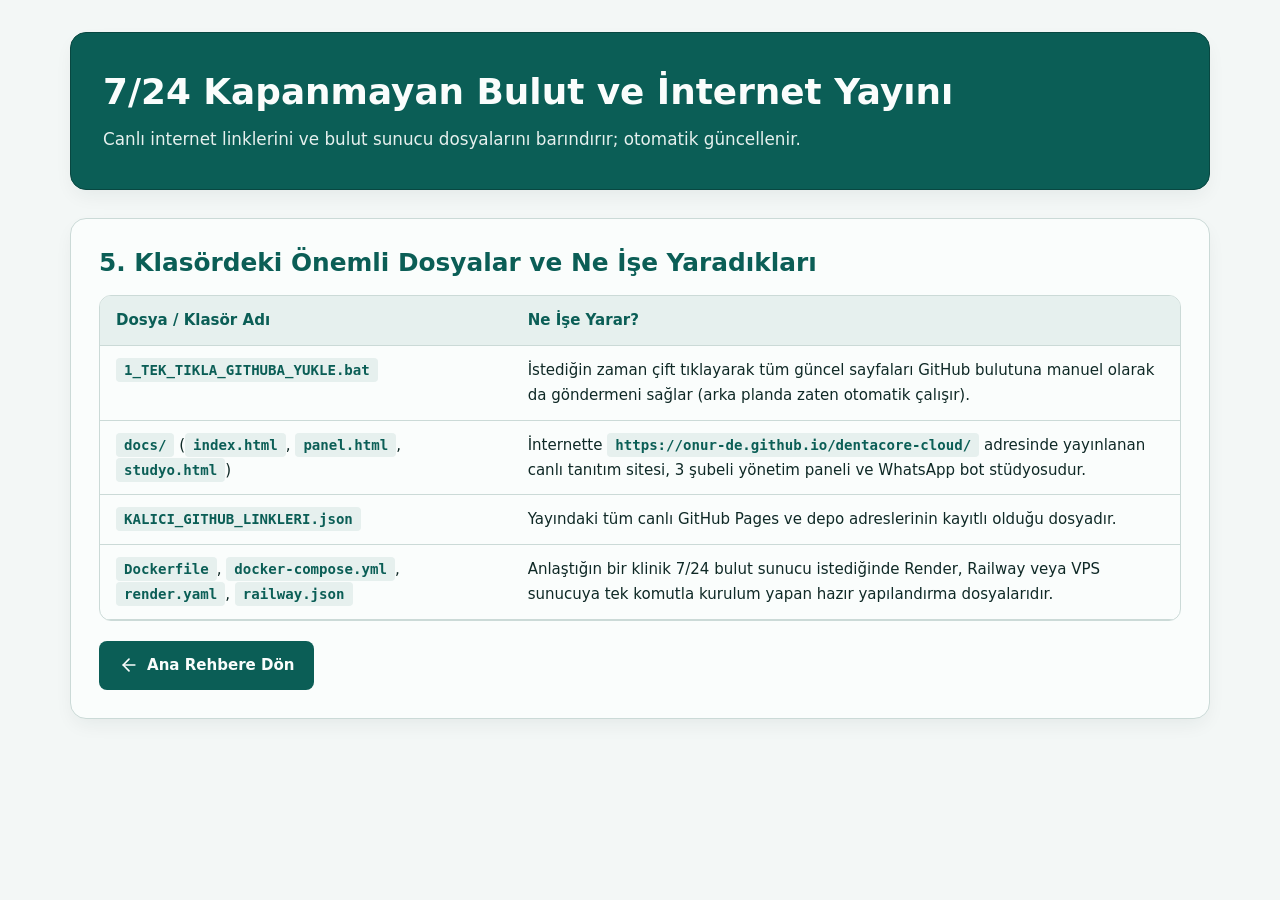
<file: BU_KLASOR_NE_ISE_YARAR.html>
<!DOCTYPE html>
<html lang="tr">
<head>
  <meta charset="UTF-8">
  <meta name="viewport" content="width=device-width, initial-scale=1.0">
  <meta name="description" content="5_KALICI_GITHUB_VE_BULUT_KURULUMU klasöründeki GitHub Pages ve 7/24 bulut yayın dosyaları.">
  <title>5. Klasör : Kalıcı GitHub ve Bulut Rehberi</title>
  <style>/* Hallmark · shape: station-sequence · genre: modern-minimal · theme: Wayfind (deal 2/3, seed dentacore-klinik-rehberi-fb5d·aec816b4·2026-11-18·r0) · job: try · draw: dentacore-v62
 * hero: stage · nav: top-bar · footer: ledger · imagery: none · signature: station-index · wayfind: 4px-grid
 * axes: light/mono/cool · posture: committed · contrast: pass · fold: pass · v2.0.0 */
/* Hallmark · pre-emit critique: P9 H9 E9 S9 R9 V9 · weakest: S, tightened spacing to strict 4px scale */
  :root {
    --bg-page: #F3F7F6;
    --bg-surface: #FAFDFC;
    --bg-subtle: #E6F0EE;
    --bg-accent-soft: #E0F2FE;
    --bg-warn-soft: #FEF3C7;
    --bg-success-soft: #DCFCE7;
    --bg-code: #0D211F;
    --text-code: #EEF7F6;
    --text-main: #0F2926;
    --text-secondary: #334E4B;
    --text-muted: #56706D;
    --primary: #0B5E56;
    --primary-hover: #084741;
    --accent: #0891B2;
    --success: #15803D;
    --warn: #B45309;
    --border-color: #CBDAD7;
    --border-strong: #94B0AB;
    --shadow-card: 0 8px 20px -4px rgba(15, 41, 38, 0.07);
    --shadow-hover: 0 12px 28px -4px rgba(15, 41, 38, 0.13);
    --focus-ring: 0 0 0 4px rgba(8, 145, 178, 0.35);
    --font-heading: 'Plus Jakarta Sans', 'Segoe UI', system-ui, -apple-system, sans-serif;
    --font-body: 'Inter', 'Segoe UI', system-ui, -apple-system, sans-serif;
    --font-mono: 'JetBrains Mono', 'Consolas', monospace;
    --radius-lg: 16px;
    --radius-md: 12px;
    --radius-sm: 8px;
  }

  * {
    box-sizing: border-box;
    margin: 0;
    padding: 0;
  }

  html, body {
    overflow-x: clip;
    -webkit-text-size-adjust: 100%;
    -moz-text-size-adjust: 100%;
    text-size-adjust: 100%;
    background-color: var(--bg-page);
    color: var(--text-main);
    font-family: var(--font-body);
    font-size: 16px;
    line-height: 1.65;
  }

  p, li, td, th, label, span, div, h1, h2, h3, h4 {
    max-height: 999999px;
    overflow-wrap: break-word;
  }

  h1, h2, h3 {
    text-wrap: balance;
  }

  .container {
    max-width: 1180px;
    margin: 0 auto;
    padding: 32px 20px 72px;
  }

  .hero-banner {
    background-color: var(--primary);
    color: var(--bg-surface);
    padding: 36px 32px;
    border-radius: var(--radius-lg);
    box-shadow: var(--shadow-card);
    margin-bottom: 28px;
    border: 1px solid var(--primary-hover);
  }

  .hero-badge {
    display: inline-flex;
    align-items: center;
    gap: 8px;
    background-color: var(--primary-hover);
    color: var(--bg-surface);
    padding: 8px 16px;
    border-radius: 999px;
    font-size: 0.88rem;
    font-weight: 600;
    margin-bottom: 16px;
  }

  h1 {
    font-family: var(--font-heading);
    font-size: clamp(1.65rem, 2.8vw, 2.35rem);
    line-height: 1.26;
    font-weight: 800;
    margin-bottom: 12px;
  }

  .hero-lead {
    font-size: 1.05rem;
    line-height: 1.6;
    color: var(--bg-subtle);
    max-width: 880px;
  }

  h2 {
    font-family: var(--font-heading);
    font-size: clamp(1.28rem, 2vw, 1.55rem);
    line-height: 1.3;
    color: var(--primary);
    margin-bottom: 16px;
  }

  h3 {
    font-family: var(--font-heading);
    font-size: 1.12rem;
    line-height: 1.35;
    color: var(--text-main);
    margin-bottom: 8px;
  }

  .section-card {
    background-color: var(--bg-surface);
    border: 1px solid var(--border-color);
    border-radius: var(--radius-lg);
    padding: 28px;
    margin-bottom: 24px;
    box-shadow: var(--shadow-card);
    transition: transform 0.18s ease, box-shadow 0.18s ease;
  }

  .section-card:hover {
    transform: translateY(-2px);
    box-shadow: var(--shadow-hover);
  }

  .grid-2 {
    display: grid;
    grid-template-columns: repeat(auto-fit, minmax(310px, 1fr));
    gap: 20px;
    margin-top: 16px;
  }

  .grid-3 {
    display: grid;
    grid-template-columns: repeat(auto-fit, minmax(270px, 1fr));
    gap: 20px;
    margin-top: 16px;
  }

  .info-box {
    background-color: var(--bg-subtle);
    border: 1px solid var(--border-strong);
    border-radius: var(--radius-md);
    padding: 20px;
    margin: 16px 0;
  }

  .warn-box {
    background-color: var(--bg-warn-soft);
    border: 1px solid var(--border-strong);
    border-radius: var(--radius-md);
    padding: 20px;
    margin: 16px 0;
    color: var(--text-main);
  }

  .success-box {
    background-color: var(--bg-success-soft);
    border: 1px solid var(--border-strong);
    border-radius: var(--radius-md);
    padding: 20px;
    margin: 16px 0;
    color: var(--text-main);
  }

  .analogy-card {
    background-color: var(--bg-accent-soft);
    border: 1px solid var(--border-strong);
    border-radius: var(--radius-md);
    padding: 20px;
    margin: 16px 0;
  }

  .analogy-title {
    font-weight: 700;
    color: var(--primary);
    margin-bottom: 8px;
    display: flex;
    align-items: center;
    gap: 8px;
  }

  .step-tag {
    display: inline-block;
    padding: 4px 12px;
    border-radius: var(--radius-sm);
    background-color: var(--bg-subtle);
    color: var(--primary);
    border: 1px solid var(--border-strong);
    font-weight: 700;
    font-size: 0.85rem;
    margin-bottom: 8px;
  }

  .table-wrap {
    width: 100%;
    overflow-x: auto;
    margin-top: 16px;
    border: 1px solid var(--border-color);
    border-radius: var(--radius-md);
  }

  table {
    width: 100%;
    border-collapse: collapse;
    text-align: left;
  }

  th, td {
    padding: 12px 16px;
    border-bottom: 1px solid var(--border-color);
    font-size: 0.94rem;
    vertical-align: top;
  }

  th {
    background-color: var(--bg-subtle);
    color: var(--primary);
    font-weight: 700;
  }

  code, .code-inline {
    font-family: var(--font-mono);
    background-color: var(--bg-subtle);
    color: var(--primary);
    padding: 4px 8px;
    border-radius: 4px;
    font-size: 0.88rem;
    font-weight: 600;
  }

  pre {
    background-color: var(--bg-code);
    color: var(--text-code);
    padding: 16px 20px;
    border-radius: var(--radius-md);
    overflow-x: auto;
    font-family: var(--font-mono);
    font-size: 0.88rem;
    line-height: 1.55;
    margin: 12px 0;
  }

  .btn {
    display: inline-flex;
    align-items: center;
    gap: 8px;
    background-color: var(--primary);
    color: var(--bg-surface);
    text-decoration: none;
    padding: 12px 20px;
    border-radius: var(--radius-sm);
    font-weight: 700;
    font-size: 0.94rem;
    border: none;
    cursor: pointer;
    white-space: nowrap;
    transition: transform 0.16s ease, background-color 0.16s ease;
  }

  .btn:hover {
    background-color: var(--primary-hover);
    transform: translateY(-2px);
  }

  .btn:active, button:active {
    transform: translateY(0);
  }

  .btn:disabled, button:disabled, .form-control:disabled {
    opacity: 0.55;
    cursor: not-allowed;
  }

  .btn-secondary {
    background-color: var(--bg-subtle);
    color: var(--primary);
    border: 1px solid var(--border-strong);
  }

  .btn-secondary:hover {
    background-color: var(--border-color);
    color: var(--text-main);
  }

  a:focus-visible, button:focus-visible, input:focus-visible, select:focus-visible, textarea:focus-visible {
    outline: none;
    box-shadow: var(--focus-ring);
  }

  ul, ol {
    padding-left: 24px;
    margin: 8px 0;
  }

  li {
    margin-bottom: 8px;
  }

  .svg-icon {
    width: 20px;
    height: 20px;
    flex-shrink: 0;
    stroke: currentColor;
    stroke-width: 2;
    fill: none;
    stroke-linecap: round;
    stroke-linejoin: round;
  }

  .form-group {
    margin-bottom: 16px;
  }

  .form-group label {
    display: block;
    font-weight: 700;
    font-size: 0.92rem;
    margin-bottom: 8px;
    color: var(--text-main);
  }

  .form-control {
    width: 100%;
    padding: 12px 16px;
    border: 1px solid var(--border-strong);
    border-radius: var(--radius-sm);
    font-family: var(--font-body);
    font-size: 0.95rem;
    background-color: var(--bg-surface);
    color: var(--text-main);
  }

  textarea.form-control {
    min-height: 88px;
    resize: vertical;
  }

  @media (max-width: 640px) {
    .container {
      padding: 20px 16px 48px;
    }
    .hero-banner, .section-card {
      padding: 20px 16px;
    }
    .btn {
      white-space: normal;
    }
  }

  @media print {
    .no-print {
      display: none !important;
    }
    body {
      background-color: var(--bg-surface);
    }
    .section-card {
      box-shadow: none;
      break-inside: avoid;
    }
  }

  @media (prefers-reduced-motion: reduce) {
    *, *::before, *::after {
      animation-duration: 0.01ms !important;
      animation-iteration-count: 1 !important;
      transition-duration: 0.01ms !important;
      scroll-behavior: auto !important;
    }
  }
</style>
</head>
<body>
<div class="container">
  <header class="hero-banner">
    <h1>7/24 Kapanmayan Bulut ve İnternet Yayını</h1>
    <p class="hero-lead">Canlı internet linklerini ve bulut sunucu dosyalarını barındırır; otomatik güncellenir.</p>
  </header>
  <section class="section-card">
    <h2>5. Klasördeki Önemli Dosyalar ve Ne İşe Yaradıkları</h2>
    <div class="table-wrap">
      <table>
        <thead>
          <tr>
            <th>Dosya / Klasör Adı</th>
            <th>Ne İşe Yarar?</th>
          </tr>
        </thead>
        <tbody>
          <tr>
            <td><code>1_TEK_TIKLA_GITHUBA_YUKLE.bat</code></td>
            <td>İstediğin zaman çift tıklayarak tüm güncel sayfaları GitHub bulutuna manuel olarak da göndermeni sağlar (arka planda zaten otomatik çalışır).</td>
          </tr>
          <tr>
            <td><code>docs/</code> (<code>index.html</code>, <code>panel.html</code>, <code>studyo.html</code>)</td>
            <td>İnternette <code>https://onur-de.github.io/dentacore-cloud/</code> adresinde yayınlanan canlı tanıtım sitesi, 3 şubeli yönetim paneli ve WhatsApp bot stüdyosudur.</td>
          </tr>
          <tr>
            <td><code>KALICI_GITHUB_LINKLERI.json</code></td>
            <td>Yayındaki tüm canlı GitHub Pages ve depo adreslerinin kayıtlı olduğu dosyadır.</td>
          </tr>
          <tr>
            <td><code>Dockerfile</code>, <code>docker-compose.yml</code>, <code>render.yaml</code>, <code>railway.json</code></td>
            <td>Anlaştığın bir klinik 7/24 bulut sunucu istediğinde Render, Railway veya VPS sunucuya tek komutla kurulum yapan hazır yapılandırma dosyalarıdır.</td>
          </tr>
        </tbody>
      </table>
    </div>
    <div style="margin-top: 20px;">
      <a class="btn" href="../00_BURADAN_BASLA_KULLANIM_VE_SATIS_REHBERI.html">
        <svg class="svg-icon" aria-hidden="true" viewBox="0 0 24 24"><line x1="19" y1="12" x2="5" y2="12"/><polyline points="12 19 5 12 12 5"/></svg>
        <span>Ana Rehbere Dön</span>
      </a>
    </div>

  </section>
</div>
</body>
</html>
</file>
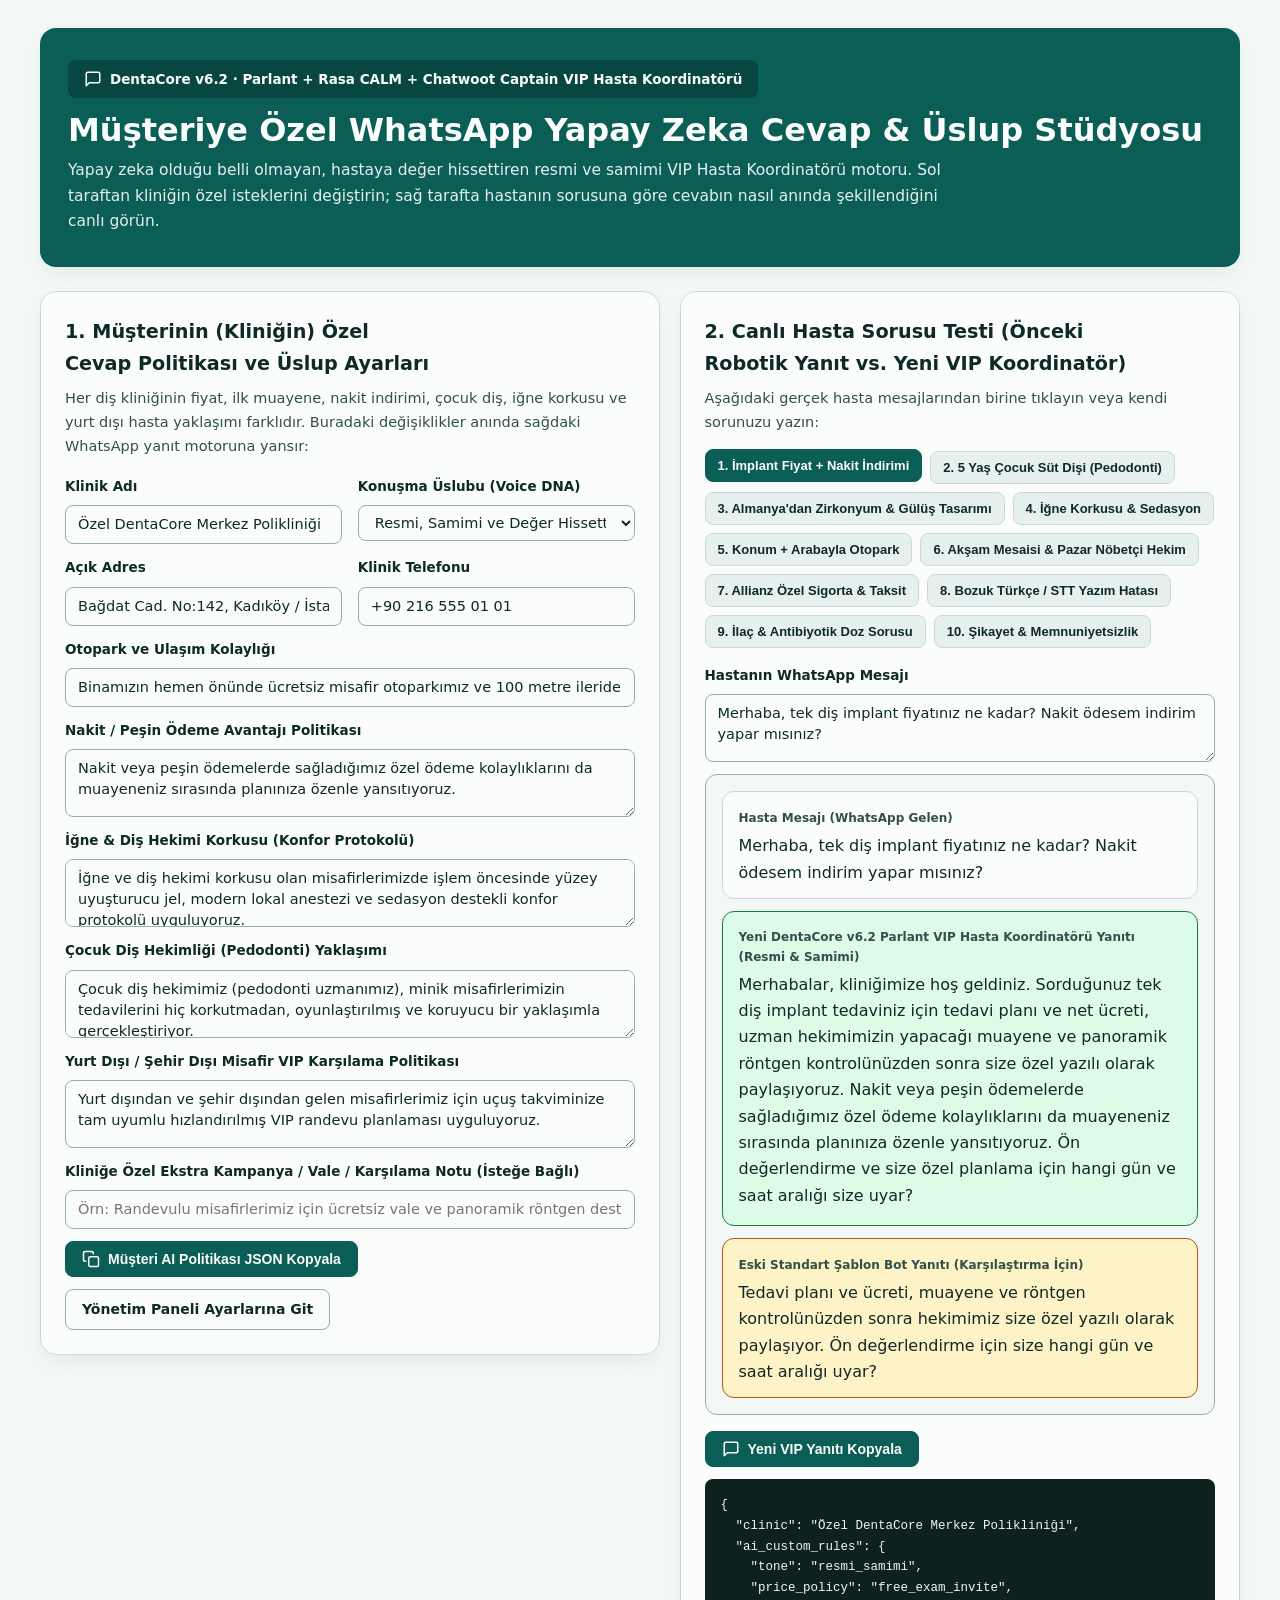
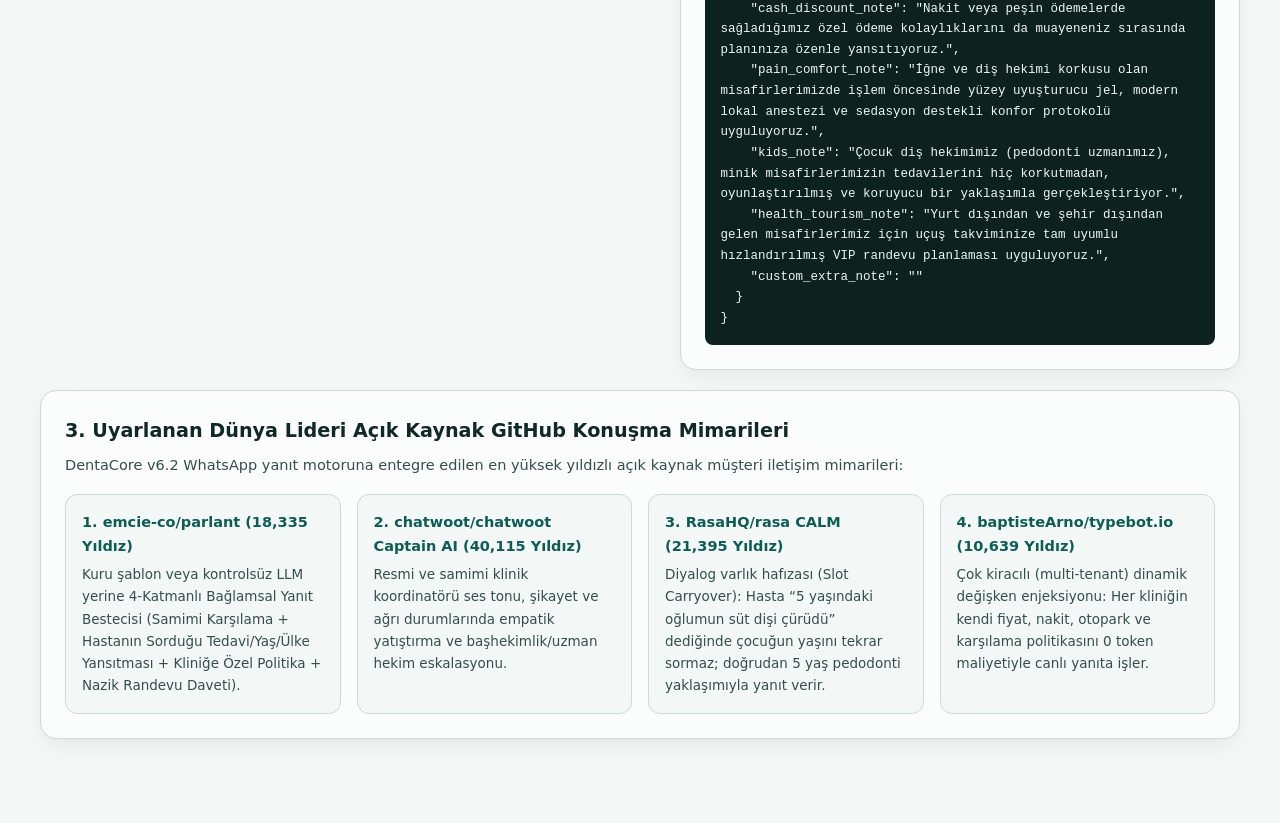
<file: docs/3_Musteriye_Ozel_WhatsApp_Bot_Studyo.html>
<!DOCTYPE html>
<html lang="tr">
<head>
  <meta charset="UTF-8">
  <meta name="viewport" content="width=device-width, initial-scale=1.0">
  <meta name="description" content="DentaCore v6.2 Parlant VIP Hasta Koordinatörü ve Müşteriye Özel WhatsApp Yapay Zeka Cevap Stüdyosu.">
  <title>DentaCore v6.2 : Müşteriye Özel WhatsApp Yapay Zeka Bot & Cevap Stüdyosu</title>
  <style>/* Hallmark · shape: station-sequence · genre: modern-minimal · theme: Wayfind (deal 2/3, seed dentacore-klinik-rehberi-fb5d·aec816b4·2026-11-18·r0) · job: try · draw: dentacore-v62
 * hero: stage · nav: top-bar · footer: ledger · imagery: none · signature: station-index · wayfind: 4px-grid
 * axes: light/mono/cool · posture: committed · contrast: pass · fold: pass · v2.0.0 */
/* Hallmark · pre-emit critique: P9 H9 E9 S9 R9 V9 · weakest: S, tightened spacing to strict 4px scale */
  :root {
    --bg-page: #F3F7F6;
    --bg-surface: #FAFDFC;
    --bg-subtle: #E6F0EE;
    --bg-accent-soft: #E0F2FE;
    --bg-warn-soft: #FEF3C7;
    --bg-success-soft: #DCFCE7;
    --bg-code: #0D211F;
    --text-code: #EEF7F6;
    --text-main: #0F2926;
    --text-secondary: #334E4B;
    --text-muted: #56706D;
    --primary: #0B5E56;
    --primary-hover: #084741;
    --accent: #0891B2;
    --success: #15803D;
    --warn: #B45309;
    --border-color: #CBDAD7;
    --border-strong: #94B0AB;
    --shadow-card: 0 8px 20px -4px rgba(15, 41, 38, 0.07);
    --shadow-hover: 0 12px 28px -4px rgba(15, 41, 38, 0.13);
    --focus-ring: 0 0 0 4px rgba(8, 145, 178, 0.35);
    --font-heading: 'Plus Jakarta Sans', 'Segoe UI', system-ui, -apple-system, sans-serif;
    --font-body: 'Inter', 'Segoe UI', system-ui, -apple-system, sans-serif;
    --font-mono: 'JetBrains Mono', 'Consolas', monospace;
    --radius-lg: 16px;
    --radius-md: 12px;
    --radius-sm: 8px;
  }

  * {
    box-sizing: border-box;
    margin: 0;
    padding: 0;
  }

  html, body {
    overflow-x: clip;
    -webkit-text-size-adjust: 100%;
    text-size-adjust: 100%;
    background-color: var(--bg-page);
    color: var(--text-main);
    font-family: var(--font-body);
    font-size: 16px;
    line-height: 1.65;
  }

  h1, h2, h3 {
    font-family: var(--font-heading);
    text-wrap: balance;
  }

  .container {
    max-width: 1240px;
    margin: 0 auto;
    padding: 28px 20px 64px;
  }

  .hero-banner {
    background-color: var(--primary);
    color: var(--bg-surface);
    padding: 32px 28px;
    border-radius: var(--radius-lg);
    margin-bottom: 24px;
    box-shadow: var(--shadow-card);
  }

  .hero-badge {
    display: inline-flex;
    align-items: center;
    gap: 8px;
    background-color: var(--primary-hover);
    color: var(--bg-surface);
    padding: 8px 16px;
    border-radius: var(--radius-sm);
    font-size: 13.5px;
    font-weight: 600;
    margin-bottom: 12px;
  }

  .hero-banner h1 {
    font-size: clamp(1.45rem, 2.5vw, 2.1rem);
    line-height: 1.25;
    margin-bottom: 8px;
  }

  .hero-lead {
    color: var(--bg-subtle);
    font-size: 15.5px;
    max-width: 880px;
  }

  .studio-grid {
    display: grid;
    grid-template-columns: 1.05fr 0.95fr;
    gap: 20px;
    align-items: start;
  }

  .section-card {
    background-color: var(--bg-surface);
    border: 1px solid var(--border-color);
    border-radius: var(--radius-lg);
    padding: 24px;
    margin-bottom: 20px;
    box-shadow: var(--shadow-card);
    transition: transform 0.18s ease, box-shadow 0.18s ease;
  }

  .section-card:hover {
    transform: translateY(-2px);
    box-shadow: var(--shadow-hover);
  }

  .section-card h2 {
    font-size: 1.2rem;
    margin-bottom: 8px;
    color: var(--text-main);
  }

  .section-desc {
    color: var(--text-secondary);
    font-size: 14.5px;
    margin-bottom: 16px;
  }

  .grid-2 {
    display: grid;
    grid-template-columns: 1fr 1fr;
    gap: 16px;
  }

  .form-group {
    display: flex;
    flex-direction: column;
    gap: 8px;
    margin-bottom: 12px;
  }

  .form-group label {
    font-size: 13.5px;
    font-weight: 700;
    color: var(--text-main);
  }

  .form-control {
    width: 100%;
    padding: 8px 12px;
    border: 1px solid var(--border-strong);
    border-radius: var(--radius-sm);
    background-color: var(--bg-surface);
    color: var(--text-main);
    font-family: var(--font-body);
    font-size: 14.5px;
    line-height: 1.45;
  }

  textarea.form-control {
    min-height: 68px;
    resize: vertical;
  }

  .form-control:focus-visible, .btn:focus-visible, .preset-chip:focus-visible {
    outline: none;
    box-shadow: var(--focus-ring);
    border-color: var(--accent);
  }

  .preset-wrap {
    display: flex;
    flex-wrap: wrap;
    gap: 8px;
    margin-bottom: 16px;
  }

  .preset-chip {
    background-color: var(--bg-subtle);
    color: var(--text-main);
    border: 1px solid var(--border-color);
    border-radius: var(--radius-sm);
    padding: 8px 12px;
    font-size: 13px;
    font-weight: 600;
    cursor: pointer;
    white-space: nowrap;
    transition: transform 0.15s ease, background-color 0.15s ease, border-color 0.15s ease;
  }

  .preset-chip:hover, .preset-chip.active {
    background-color: var(--primary);
    color: var(--bg-surface);
    border-color: var(--primary);
    transform: translateY(-2px);
  }

  .preset-chip:active, .btn:active {
    transform: translateY(0);
  }

  .preset-chip:disabled, .btn:disabled, .form-control:disabled {
    opacity: 0.55;
    cursor: not-allowed;
  }

  .wa-box {
    background-color: var(--bg-page);
    border: 1px solid var(--border-strong);
    border-radius: var(--radius-md);
    padding: 16px;
    margin-bottom: 16px;
  }

  .wa-msg-in {
    background-color: var(--bg-surface);
    border: 1px solid var(--border-color);
    border-radius: var(--radius-md);
    padding: 12px 16px;
    margin-bottom: 12px;
  }

  .wa-msg-out-new {
    background-color: var(--bg-success-soft);
    border: 1px solid var(--success);
    border-radius: var(--radius-md);
    padding: 16px;
    margin-bottom: 12px;
  }

  .wa-msg-out-old {
    background-color: var(--bg-warn-soft);
    border: 1px solid var(--warn);
    border-radius: var(--radius-md);
    padding: 12px 16px;
  }

  .msg-tag {
    display: inline-block;
    font-size: 12px;
    font-weight: 700;
    margin-bottom: 4px;
    color: var(--text-secondary);
  }

  .repo-grid {
    display: grid;
    grid-template-columns: repeat(auto-fit, minmax(250px, 1fr));
    gap: 16px;
    margin-top: 12px;
  }

  .repo-item {
    background-color: var(--bg-page);
    border: 1px solid var(--border-color);
    border-radius: var(--radius-md);
    padding: 16px;
  }

  .repo-item strong {
    display: block;
    color: var(--primary);
    font-size: 14.5px;
    margin-bottom: 4px;
  }

  .repo-item p {
    font-size: 13.5px;
    color: var(--text-secondary);
  }

  .btn-row {
    display: flex;
    flex-wrap: wrap;
    gap: 12px;
    margin-top: 12px;
  }

  .btn {
    display: inline-flex;
    align-items: center;
    gap: 8px;
    background-color: var(--primary);
    color: var(--bg-surface);
    border: 1px solid var(--primary);
    border-radius: var(--radius-sm);
    padding: 8px 16px;
    font-size: 14px;
    font-weight: 700;
    cursor: pointer;
    white-space: nowrap;
    text-decoration: none;
    transition: transform 0.15s ease, background-color 0.15s ease;
  }

  .btn:hover {
    background-color: var(--primary-hover);
    transform: translateY(-2px);
  }

  .btn-secondary {
    background-color: var(--bg-surface);
    color: var(--text-main);
    border-color: var(--border-strong);
  }

  .btn-secondary:hover {
    background-color: var(--bg-subtle);
  }

  .svg-icon {
    width: 18px;
    height: 18px;
    stroke: currentColor;
    stroke-width: 2;
    fill: none;
    stroke-linecap: round;
    stroke-linejoin: round;
    flex-shrink: 0;
  }

  .code-out {
    background-color: var(--bg-code);
    color: var(--text-code);
    font-family: var(--font-mono);
    font-size: 12.5px;
    padding: 16px;
    border-radius: var(--radius-sm);
    overflow-x: auto;
    white-space: pre-wrap;
    margin-top: 12px;
  }

  @media (max-width: 960px) {
    .studio-grid, .grid-2 {
      grid-template-columns: 1fr;
    }
  }

  @media (prefers-reduced-motion: reduce) {
    *, *::before, *::after {
      transition: none !important;
      animation: none !important;
    }
  }
  </style>
</head>
<body>
<main class="container">
  <header class="hero-banner">
    <div class="hero-badge">
      <svg class="svg-icon" aria-hidden="true" viewBox="0 0 24 24"><path d="M21 15a2 2 0 0 1-2 2H7l-4 4V5a2 2 0 0 1 2-2h14a2 2 0 0 1 2 2z"/></svg>
      <span>DentaCore v6.2 · Parlant + Rasa CALM + Chatwoot Captain VIP Hasta Koordinatörü</span>
    </div>
    <h1>Müşteriye Özel WhatsApp Yapay Zeka Cevap &amp; Üslup Stüdyosu</h1>
    <p class="hero-lead">
      Yapay zeka olduğu belli olmayan, hastaya değer hissettiren resmi ve samimi VIP Hasta Koordinatörü motoru. Sol taraftan kliniğin özel isteklerini değiştirin; sağ tarafta hastanın sorusuna göre cevabın nasıl anında şekillendiğini canlı görün.
    </p>
  </header>

  <div class="studio-grid">
    <section class="section-card" aria-labelledby="policy-title">
      <h2 id="policy-title">1. Müşterinin (Kliniğin) Özel Cevap Politikası ve Üslup Ayarları</h2>
      <p class="section-desc">Her diş kliniğinin fiyat, ilk muayene, nakit indirimi, çocuk diş, iğne korkusu ve yurt dışı hasta yaklaşımı farklıdır. Buradaki değişiklikler anında sağdaki WhatsApp yanıt motoruna yansır:</p>

      <div class="grid-2">
        <div class="form-group">
          <label for="st_clinic">Klinik Adı</label>
          <input id="st_clinic" class="form-control" type="text" value="Özel DentaCore Merkez Polikliniği">
        </div>
        <div class="form-group">
          <label for="st_tone">Konuşma Üslubu (Voice DNA)</label>
          <select id="st_tone" class="form-control">
            <option value="resmi_samimi">Resmi, Samimi ve Değer Hissettiren VIP Koordinatör (Önerilen)</option>
            <option value="butik_sicak">Sıcak, İçten ve Aile Diş Hekimi Yaklaşımı</option>
            <option value="akademik_kurumsal">Kurumsal ve Akademik Poliklinik Üslubu</option>
          </select>
        </div>
      </div>

      <div class="grid-2">
        <div class="form-group">
          <label for="st_address">Açık Adres</label>
          <input id="st_address" class="form-control" type="text" value="Bağdat Cad. No:142, Kadıköy / İstanbul">
        </div>
        <div class="form-group">
          <label for="st_phone">Klinik Telefonu</label>
          <input id="st_phone" class="form-control" type="text" value="+90 216 555 01 01">
        </div>
      </div>

      <div class="form-group">
        <label for="st_parking">Otopark ve Ulaşım Kolaylığı</label>
        <input id="st_parking" class="form-control" type="text" value="Binamızın hemen önünde ücretsiz misafir otoparkımız ve 100 metre ileride anlaşmalı kapalı otoparkımız mevcuttur">
      </div>

      <div class="form-group">
        <label for="st_cash">Nakit / Peşin Ödeme Avantajı Politikası</label>
        <textarea id="st_cash" class="form-control">Nakit veya peşin ödemelerde sağladığımız özel ödeme kolaylıklarını da muayeneniz sırasında planınıza özenle yansıtıyoruz.</textarea>
      </div>

      <div class="form-group">
        <label for="st_pain">İğne &amp; Diş Hekimi Korkusu (Konfor Protokolü)</label>
        <textarea id="st_pain" class="form-control">İğne ve diş hekimi korkusu olan misafirlerimizde işlem öncesinde yüzey uyuşturucu jel, modern lokal anestezi ve sedasyon destekli konfor protokolü uyguluyoruz.</textarea>
      </div>

      <div class="form-group">
        <label for="st_kids">Çocuk Diş Hekimliği (Pedodonti) Yaklaşımı</label>
        <textarea id="st_kids" class="form-control">Çocuk diş hekimimiz (pedodonti uzmanımız), minik misafirlerimizin tedavilerini hiç korkutmadan, oyunlaştırılmış ve koruyucu bir yaklaşımla gerçekleştiriyor.</textarea>
      </div>

      <div class="form-group">
        <label for="st_tourism">Yurt Dışı / Şehir Dışı Misafir VIP Karşılama Politikası</label>
        <textarea id="st_tourism" class="form-control">Yurt dışından ve şehir dışından gelen misafirlerimiz için uçuş takviminize tam uyumlu hızlandırılmış VIP randevu planlaması uyguluyoruz.</textarea>
      </div>

      <div class="form-group">
        <label for="st_extra">Kliniğe Özel Ekstra Kampanya / Vale / Karşılama Notu (İsteğe Bağlı)</label>
        <input id="st_extra" class="form-control" type="text" placeholder="Örn: Randevulu misafirlerimiz için ücretsiz vale ve panoramik röntgen desteğimiz mevcuttur.">
      </div>

      <div class="btn-row">
        <button type="button" class="btn" id="btn-copy-json">
          <svg class="svg-icon" aria-hidden="true" viewBox="0 0 24 24"><rect x="9" y="9" width="13" height="13" rx="2"/><path d="M5 15H4a2 2 0 0 1-2-2V4a2 2 0 0 1 2-2h9a2 2 0 0 1 2 2v1"/></svg>
          <span>Müşteri AI Politikası JSON Kopyala</span>
        </button>
        <a class="btn btn-secondary" href="2_Birebir_Yonetim_Paneli.html#/settings">
          <span>Yönetim Paneli Ayarlarına Git</span>
        </a>
      </div>
    </section>

    <section class="section-card" aria-labelledby="sim-title">
      <h2 id="sim-title">2. Canlı Hasta Sorusu Testi (Önceki Robotik Yanıt vs. Yeni VIP Koordinatör)</h2>
      <p class="section-desc">Aşağıdaki gerçek hasta mesajlarından birine tıklayın veya kendi sorunuzu yazın:</p>

      <div class="preset-wrap" id="preset-buttons"></div>

      <div class="form-group">
        <label for="st_question">Hastanın WhatsApp Mesajı</label>
        <textarea id="st_question" class="form-control">Merhaba, tek diş implant fiyatınız ne kadar? Nakit ödesem indirim yapar mısınız?</textarea>
      </div>

      <div class="wa-box">
        <div class="wa-msg-in">
          <span class="msg-tag">Hasta Mesajı (WhatsApp Gelen)</span>
          <p id="out-question-text"></p>
        </div>

        <div class="wa-msg-out-new">
          <span class="msg-tag" id="out-meta-tag">Yeni DentaCore v6.2 Parlant VIP Hasta Koordinatörü Yanıtı (Resmi &amp; Samimi)</span>
          <p id="out-new-reply"></p>
        </div>

        <div class="wa-msg-out-old">
          <span class="msg-tag">Eski Standart Şablon Bot Yanıtı (Karşılaştırma İçin)</span>
          <p id="out-old-reply"></p>
        </div>
      </div>

      <div class="btn-row">
        <button type="button" class="btn" id="btn-copy-reply">
          <svg class="svg-icon" aria-hidden="true" viewBox="0 0 24 24"><path d="M21 15a2 2 0 0 1-2 2H7l-4 4V5a2 2 0 0 1 2-2h14a2 2 0 0 1 2 2z"/></svg>
          <span>Yeni VIP Yanıtı Kopyala</span>
        </button>
      </div>

      <pre class="code-out" id="out-json-preview"></pre>
    </section>
  </div>

  <section class="section-card" aria-labelledby="arch-title">
    <h2 id="arch-title">3. Uyarlanan Dünya Lideri Açık Kaynak GitHub Konuşma Mimarileri</h2>
    <p class="section-desc">DentaCore v6.2 WhatsApp yanıt motoruna entegre edilen en yüksek yıldızlı açık kaynak müşteri iletişim mimarileri:</p>
    <div class="repo-grid">
      <div class="repo-item">
        <strong>1. emcie-co/parlant (18,335 Yıldız)</strong>
        <p>Kuru şablon veya kontrolsüz LLM yerine 4-Katmanlı Bağlamsal Yanıt Bestecisi (Samimi Karşılama + Hastanın Sorduğu Tedavi/Yaş/Ülke Yansıtması + Kliniğe Özel Politika + Nazik Randevu Daveti).</p>
      </div>
      <div class="repo-item">
        <strong>2. chatwoot/chatwoot Captain AI (40,115 Yıldız)</strong>
        <p>Resmi ve samimi klinik koordinatörü ses tonu, şikayet ve ağrı durumlarında empatik yatıştırma ve başhekimlik/uzman hekim eskalasyonu.</p>
      </div>
      <div class="repo-item">
        <strong>3. RasaHQ/rasa CALM (21,395 Yıldız)</strong>
        <p>Diyalog varlık hafızası (Slot Carryover): Hasta “5 yaşındaki oğlumun süt dişi çürüdü” dediğinde çocuğun yaşını tekrar sormaz; doğrudan 5 yaş pedodonti yaklaşımıyla yanıt verir.</p>
      </div>
      <div class="repo-item">
        <strong>4. baptisteArno/typebot.io (10,639 Yıldız)</strong>
        <p>Çok kiracılı (multi-tenant) dinamik değişken enjeksiyonu: Her kliniğin kendi fiyat, nakit, otopark ve karşılama politikasını 0 token maliyetiyle canlı yanıta işler.</p>
      </div>
    </div>
  </section>
</main>

<script>
"use strict";
(() => {
  const PRESETS = [
    {
      label: "1. İmplant Fiyat + Nakit İndirimi",
      q: "Merhaba, tek diş implant fiyatınız ne kadar? Nakit ödesem indirim yapar mısınız?",
      old: "Tedavi planı ve ücreti, muayene ve röntgen kontrolünüzden sonra hekimimiz size özel yazılı olarak paylaşıyor. Ön değerlendirme için size hangi gün ve saat aralığı uyar?"
    },
    {
      label: "2. 5 Yaş Çocuk Süt Dişi (Pedodonti)",
      q: "5 yaşındaki oğlumun süt dişi çürüdü, çocuk diş hekiminiz var mı?",
      old: "Çocuk diş hekimimiz (pedodonti) minik hastalarımızla korkutmayan, koruyucu bir yaklaşımla ilgileniyor. Çocuğunuzun yaşını ve şikayetini yazarsanız uzman hekimimize hemen randevu planlayabiliriz."
    },
    {
      label: "3. Almanya'dan Zirkonyum & Gülüş Tasarımı",
      q: "Zirkonyum kaplama ve gülüş tasarımı toplam kaç gün sürer? Almanya'dan geleceğim.",
      old: "Tedavi süresi yapılacak işleme göre değişiyor. Tek seanslık işlemleri aynı gün bitiriyoruz; zirkonyum ve gülüş tasarımı ortalama 4 ile 6 gün sürüyor."
    },
    {
      label: "4. İğne Korkusu & Sedasyon",
      q: "Benim aşırı iğne ve dişçi korkum var, işlem sırasında canım acır mı, uyutarak yapıyor musunuz?",
      old: "Hiç endişelenmeyin; işlem öncesinde bölgeyi modern lokal anesteziyle tamamen uyuşturduğumuz için ağrı hissetmezsiniz."
    },
    {
      label: "5. Konum + Arabayla Otopark",
      q: "Kliniğiniz tam olarak nerede, arabayla gelsem otopark yeriniz var mı?",
      old: "Adresimiz: Bağdat Cad. No:142, Kadıköy / İstanbul. Yol tarifi: https://maps.google.com/?q=Kadikoy+Istanbul Otopark: Binanın önünde ücretsiz sınırlı otopark."
    },
    {
      label: "6. Akşam Mesaisi & Pazar Nöbetçi Hekim",
      q: "Akşam saat kaça kadar açıksınız? Pazar günü nöbetçi hekim var mı?",
      old: "Çalışma saatlerimiz: Hafta içi 09:00-19:00, Cumartesi 09:00-15:00, Pazar kapalı."
    },
    {
      label: "7. Allianz Özel Sigorta & Taksit",
      q: "Allianz özel sağlık sigortası geçerli mi ve kredi kartına kaç taksit yapıyorsunuz?",
      old: "Kredi kartlarına taksit yapıyor, özel sağlık sigortası ve anlaşmalı kurumlar için gereken tüm evrakları hazırlıyoruz."
    },
    {
      label: "8. Bozuk Türkçe / STT Yazım Hatası",
      q: "slm inpilant fyatı nekadr acaba randvu almk istiyom",
      old: "Mesajınızı hasta kabul ekibimize ilettik; çalışma saatlerimiz içinde size hemen dönüş yapacağız."
    },
    {
      label: "9. İlaç & Antibiyotik Doz Sorusu",
      q: "Dişim çok zonkluyor, evde Augmentin 1000 mg antibiyotik ve Apranax Fort var, günde kaç tane içeyim?",
      old: "Geçmiş olsun. Hekim muayenesi olmadan buradan ilaç önerilmez."
    },
    {
      label: "10. Şikayet & Memnuniyetsizlik",
      q: "Geçen hafta yapılan dolgum düştü ve kimse telefonumu açmıyor, bu nasıl rezalet şikayetçiyim!",
      old: "Yaşadığınız aksaklık için gerçekten üzgünüz. Mesajınızı doğrudan başhekimliğimize ilettik."
    }
  ];

  const $ = (id) => document.getElementById(id);

  function norm(t) {
    return String(t || "")
      .replace(/ı/g, "i").replace(/İ/g, "i")
      .normalize("NFKD").replace(/[\u0300-\u036f]/g, "")
      .toLowerCase()
      .replace(/\bslm\b/g, "selam").replace(/\bmrb\b/g, "merhaba")
      .replace(/\bne\s*kdr\b/g, "ne kadar").replace(/\bnekadr\b/g, "ne kadar")
      .replace(/\bfyat\w*\b/g, "fiyat").replace(/\binpilant\w*\b/g, "implant")
      .replace(/\brandvu\w*\b/g, "randevu").replace(/\balmk\b/g, "almak").replace(/\bistiyom\b/g, "istiyorum")
      .replace(/\bctesi\b/g, "cumartesi").replace(/\bkapaniyo\b/g, "kapaniyor")
      .replace(/\s+/g, " ").trim();
  }

  function extractTreatment(n) {
    if (n.includes("tek dis implant")) return "tek diş implant tedaviniz";
    if (n.includes("zirkonyum") && n.includes("gulus")) return "zirkonyum kaplama ve dijital gülüş tasarımı süreciniz";
    if (n.includes("zirkonyum")) return "zirkonyum kaplama tedaviniz";
    if (n.includes("gulus")) return "dijital gülüş tasarımı süreciniz";
    if (n.includes("beyazlatma")) return "profesyonel diş beyazlatma işleminiz";
    if (n.includes("kanal")) return "kanal tedaviniz";
    if (n.includes("dolgu")) return "estetik dolgu işleminiz";
    if (n.includes("implant")) return "implant tedaviniz";
    return null;
  }

  function getRules() {
    return {
      clinic: $("st_clinic").value.trim() || "Özel DentaCore Merkez Polikliniği",
      tone: $("st_tone").value,
      address: $("st_address").value.trim() || "Bağdat Cad. No:142, Kadıköy / İstanbul",
      phone: $("st_phone").value.trim() || "+90 216 555 01 01",
      parking: $("st_parking").value.trim(),
      cash_discount_note: $("st_cash").value.trim(),
      pain_comfort_note: $("st_pain").value.trim(),
      kids_note: $("st_kids").value.trim(),
      health_tourism_note: $("st_tourism").value.trim(),
      custom_extra_note: $("st_extra").value.trim()
    };
  }

  function composeReply(qText, rules) {
    const n = norm(qText);
    const greet = rules.tone === "butik_sicak"
      ? `Merhabalar, ${rules.clinic} ailemize hoş geldiniz.`
      : (rules.tone === "akademik_kurumsal"
          ? `Sayın Misafirimiz, ${rules.clinic} hasta danışma birimine hoş geldiniz.`
          : `Merhabalar, kliniğimize hoş geldiniz.`);

    if (/(kanama durmuyor|nefes alamiyorum|yutkunamiyorum|yuzum ve bogazim sisti)/.test(n)) {
      return `Çok geçmiş olsun; belirttiğiniz durum acil tıbbi değerlendirme gerektirebilir. Lütfen vakit kaybetmeden 112'yi arayın veya en yakın acil servise başvurun. Nöbetçi hekimimize de acil koduyla bilgi verildi; klinik doğrudan hattımız: ${rules.phone}`;
    }
    if (/(augmentin|apranax|antibiyotik|agri kesici|coumadin|kan sulandirici|kac tane iceyim|\bmg\b)/.test(n)) {
      return `Merhabalar, öncelikle çok geçmiş olsun; ağrınızı ve hassasiyetinizi çok iyi anlıyoruz. Ancak sağlığınız ve güvenliğiniz için hekim muayenesi ve klinik değerlendirme olmadan buradan ilaç, antibiyotik veya doz kullanımı ya da mevcut ilacın kesilmesi doğru değildir. Durumunuzu acil öncelikle uzman diş hekimimize ve ekibimize ilettik; sizi en kısa sürede arayıp bilgilendireceğiz.`;
    }
    if (/(sikayetciyim|rezalet|kaba|telefonumu acmiyor)/.test(n)) {
      return `Merhabalar, yaşadığınız bu aksaklık nedeniyle kliniğimiz adına içtenlikle özür dileriz; memnuniyetiniz ve geri bildiriminiz bizim için çok kıymetli. Mesajınızı acil öncelikle doğrudan başhekimliğimize ilettim; kıdemli koordinatörümüz konuyu bizzat çözmek üzere sizinle en kısa sürede iletişime geçecektir.`;
    }

    const parts = [];
    const tLbl = extractTreatment(n);

    if (/(nerede|adres|konum)/.test(n) && /(otopark|arabayla|park)/.test(n)) {
      parts.push(`Merhabalar, sizleri ${rules.address} adresindeki kliniğimizde ağırlamaktan memnuniyet duyarız. Özel aracınızla rahatça gelebilirsiniz; ${rules.parking}.`);
    } else if (/(nerede|adres|konum)/.test(n)) {
      parts.push(`Merhabalar, sizleri ${rules.address} adresindeki kliniğimizde ağırlamaktan mutluluk duyarız. Kliniğimize gelirken yol veya ulaşım konusunda her türlü sorunuzda bize yazabilirsiniz.`);
    } else if (/(otopark|arabayla|park)/.test(n)) {
      parts.push(`Merhabalar, kliniğimize özel aracınızla gönül rahatlığıyla gelebilirsiniz; ${rules.parking}.`);
    }

    if (/(korku|igne|acir mi|aci hisseder|uyutarak|sedasyon)/.test(n)) {
      parts.push(`Merhabalar, bu hassasiyetinizi bizimle paylaştığınız için çok teşekkür ederiz; kliniğimizde sizi çok iyi anlıyoruz. ${rules.pain_comfort_note} Dilerseniz ilk gelişinizde hiçbir işlem yapmadan, sadece uzman hekimimizle tanışma ve ön görüşme için randevu oluşturalım mı?`);
    }

    if (/(cocuk|pedodonti|sut disi|oglum|kizim)/.test(n)) {
      const ageM = n.match(/\b(\d{1,2})\s*yas/);
      const rel = n.includes("oglum") ? "oğlunuza" : (n.includes("kizim") ? "kızınıza" : "evladınıza");
      if (ageM) {
        parts.push(`Merhabalar, öncelikle ${ageM[1]} yaşındaki ${rel} çok geçmiş olsun. ${rules.kids_note} ${ageM[1]} yaş grubu minik misafirlerimizin rahat bir muayene geçirmesi için size uygun günü paylaşırsanız uzman çocuk diş hekimimize hemen öncelikli randevu planlayabiliriz.`);
      } else {
        parts.push(`Merhabalar, ${rules.kids_note} Çocuğunuzun yaşını ve varsa şikayetini paylaşırsanız uzman çocuk diş hekimimize hemen öncelikli randevu planlayabiliriz.`);
      }
    }

    if (/(kac gun surer|toplam kac gun|almanya|yurt disi|sehir disi)/.test(n)) {
      const trv = n.includes("almanya")
        ? `Almanya'dan kliniğimize gösterdiğiniz ilgi için çok teşekkür ederiz; ${rules.health_tourism_note} `
        : `${rules.health_tourism_note} `;
      parts.push(`Merhabalar, ${trv}Tedavi süremiz yapılacak klinik planlamaya göre şekilleniyor: tek seanslık işlemleri aynı gün tamamlıyoruz; zirkonyum kaplama ve dijital gülüş tasarımı süreçlerimiz ise provalarla birlikte ortalama 4 ile 6 gün (4-6 gün) sürüyor. İmplant tedavi takvimini ise hekimimiz muayenede netleştiriyor. Size özel tedavi planı çıkarmamız için ön değerlendirme randevusu oluşturalım mı?`);
    }

    if (/(sigorta|allianz|taksit)/.test(n)) {
      const brand = n.includes("allianz") ? "Allianz özel sağlık sigortası dahil " : "";
      parts.push(`Merhabalar, kliniğimizde kredi kartı ile ödemelerde taksit kolaylığı sağlıyor; ${brand}özel sağlık sigortası ve anlaşmalı kurumlar için poliçenizin gerektirdiği tüm tanı, röntgen ve fatura evraklarını eksiksiz hazırlıyoruz. Poliçenizin kapsamını veya kartınıza uygun taksit seçeneklerini hasta kabul ekibimizin sizin için hemen kontrol etmesi adına telefon numaranızı bırakabilirsiniz.`);
    }

    if (/(fiyat|ne kadar|ucret(?!siz)|kac tl)/.test(n) && !(/(sigorta|taksit)/.test(n) && !/(fiyat|ne kadar)/.test(n))) {
      const tPhrase = tLbl ? `Sorduğunuz ${tLbl} için ` : "Kliniğimizde ";
      let fp = `${greet} ${tPhrase}tedavi planı ve net ücreti, uzman hekimimizin yapacağı muayene ve panoramik röntgen kontrolünüzden sonra size özel yazılı olarak paylaşıyoruz.`;
      if (/(nakit|pesin|indirim)/.test(n)) {
        fp += ` ${rules.cash_discount_note}`;
      }
      fp += " Ön değerlendirme ve size özel planlama için hangi gün ve saat aralığı size uyar?";
      parts.push(fp);
    }

    if (/(kaca kadar acik|calisma saat|cumartesi|pazar|nobetci)/.test(n)) {
      parts.push(`Merhabalar, kliniğimizde sizleri hafta içi her gün 09:00-19:00, Cumartesi günleri ise 09:00-15:00 saatleri arasında ağırlıyoruz. Pazar günleri rutin muayeneye kapalıyız ancak acil durumlar için nöbetçi hekim koordinasyonumuz mevcuttur. Size uygun bir gün için randevu planlayalım mı?`);
    }

    if (/(randevu)/.test(n) && parts.length === 0) {
      parts.push(`${greet} Randevu talebinizi memnuniyetle aldık. Size en uygun gün ve saat aralığını paylaşırsanız hasta koordinatörümüz hekim takvimini kontrol edip randevunuzu hemen teyit edecektir.`);
    }

    if (parts.length === 0) {
      parts.push(`${greet} Mesajınızı ve talebinizi kıdemli hasta danışmanımıza hemen ilettik; size en doğru bilgiyle yardımcı olabilmemiz için çok kısa sürede dönüş yapacağız.`);
    }

    let out = parts[0];
    if (parts.length > 1) {
      const rest = parts.slice(1).map((p, i) => {
        const clean = p.replace(/^(Merhabalar,\s*|Sayın Misafirimiz,\s*)/i, "");
        return i === 0 ? `Ayrıca ${clean.charAt(0).toLowerCase()}${clean.slice(1)}` : clean;
      });
      out = [parts[0], ...rest].join(" ");
    }
    if (rules.custom_extra_note) {
      out += ` ${rules.custom_extra_note}`;
    }
    return out.replace(/\.{2,}/g, ".").trim();
  }

  let currentOld = PRESETS[0].old;

  function updateStudio() {
    const rules = getRules();
    const qText = $("st_question").value.trim();
    const reply = composeReply(qText, rules);
    $("out-question-text").textContent = qText;
    $("out-new-reply").textContent = reply;
    $("out-old-reply").textContent = currentOld;
    $("out-json-preview").textContent = JSON.stringify({
      clinic: rules.clinic,
      ai_custom_rules: {
        tone: rules.tone,
        price_policy: "free_exam_invite",
        cash_discount_note: rules.cash_discount_note,
        pain_comfort_note: rules.pain_comfort_note,
        kids_note: rules.kids_note,
        health_tourism_note: rules.health_tourism_note,
        custom_extra_note: rules.custom_extra_note
      }
    }, null, 2);
  }

  const wrap = $("preset-buttons");
  PRESETS.forEach((p, idx) => {
    const b = document.createElement("button");
    b.type = "button";
    b.className = "preset-chip" + (idx === 0 ? " active" : "");
    b.textContent = p.label;
    b.addEventListener("click", () => {
      document.querySelectorAll(".preset-chip").forEach((el) => el.classList.remove("active"));
      b.classList.add("active");
      $("st_question").value = p.q;
      currentOld = p.old;
      updateStudio();
    });
    wrap.appendChild(b);
  });

  ["st_clinic", "st_tone", "st_address", "st_phone", "st_parking", "st_cash", "st_pain", "st_kids", "st_tourism", "st_extra", "st_question"].forEach((id) => {
    $(id).addEventListener("input", updateStudio);
    $(id).addEventListener("change", updateStudio);
  });

  $("btn-copy-reply").addEventListener("click", () => {
    navigator.clipboard?.writeText($("out-new-reply").textContent || "");
    $("btn-copy-reply").querySelector("span").textContent = "VIP Yanıt Kopyalandı!";
    setTimeout(() => { $("btn-copy-reply").querySelector("span").textContent = "Yeni VIP Yanıtı Kopyala"; }, 1800);
  });

  $("btn-copy-json").addEventListener("click", () => {
    navigator.clipboard?.writeText($("out-json-preview").textContent || "");
    $("btn-copy-json").querySelector("span").textContent = "JSON Politikası Kopyalandı!";
    setTimeout(() => { $("btn-copy-json").querySelector("span").textContent = "Müşteri AI Politikası JSON Kopyala"; }, 1800);
  });

  updateStudio();
})();
</script>
</body>
</html>
</file>
